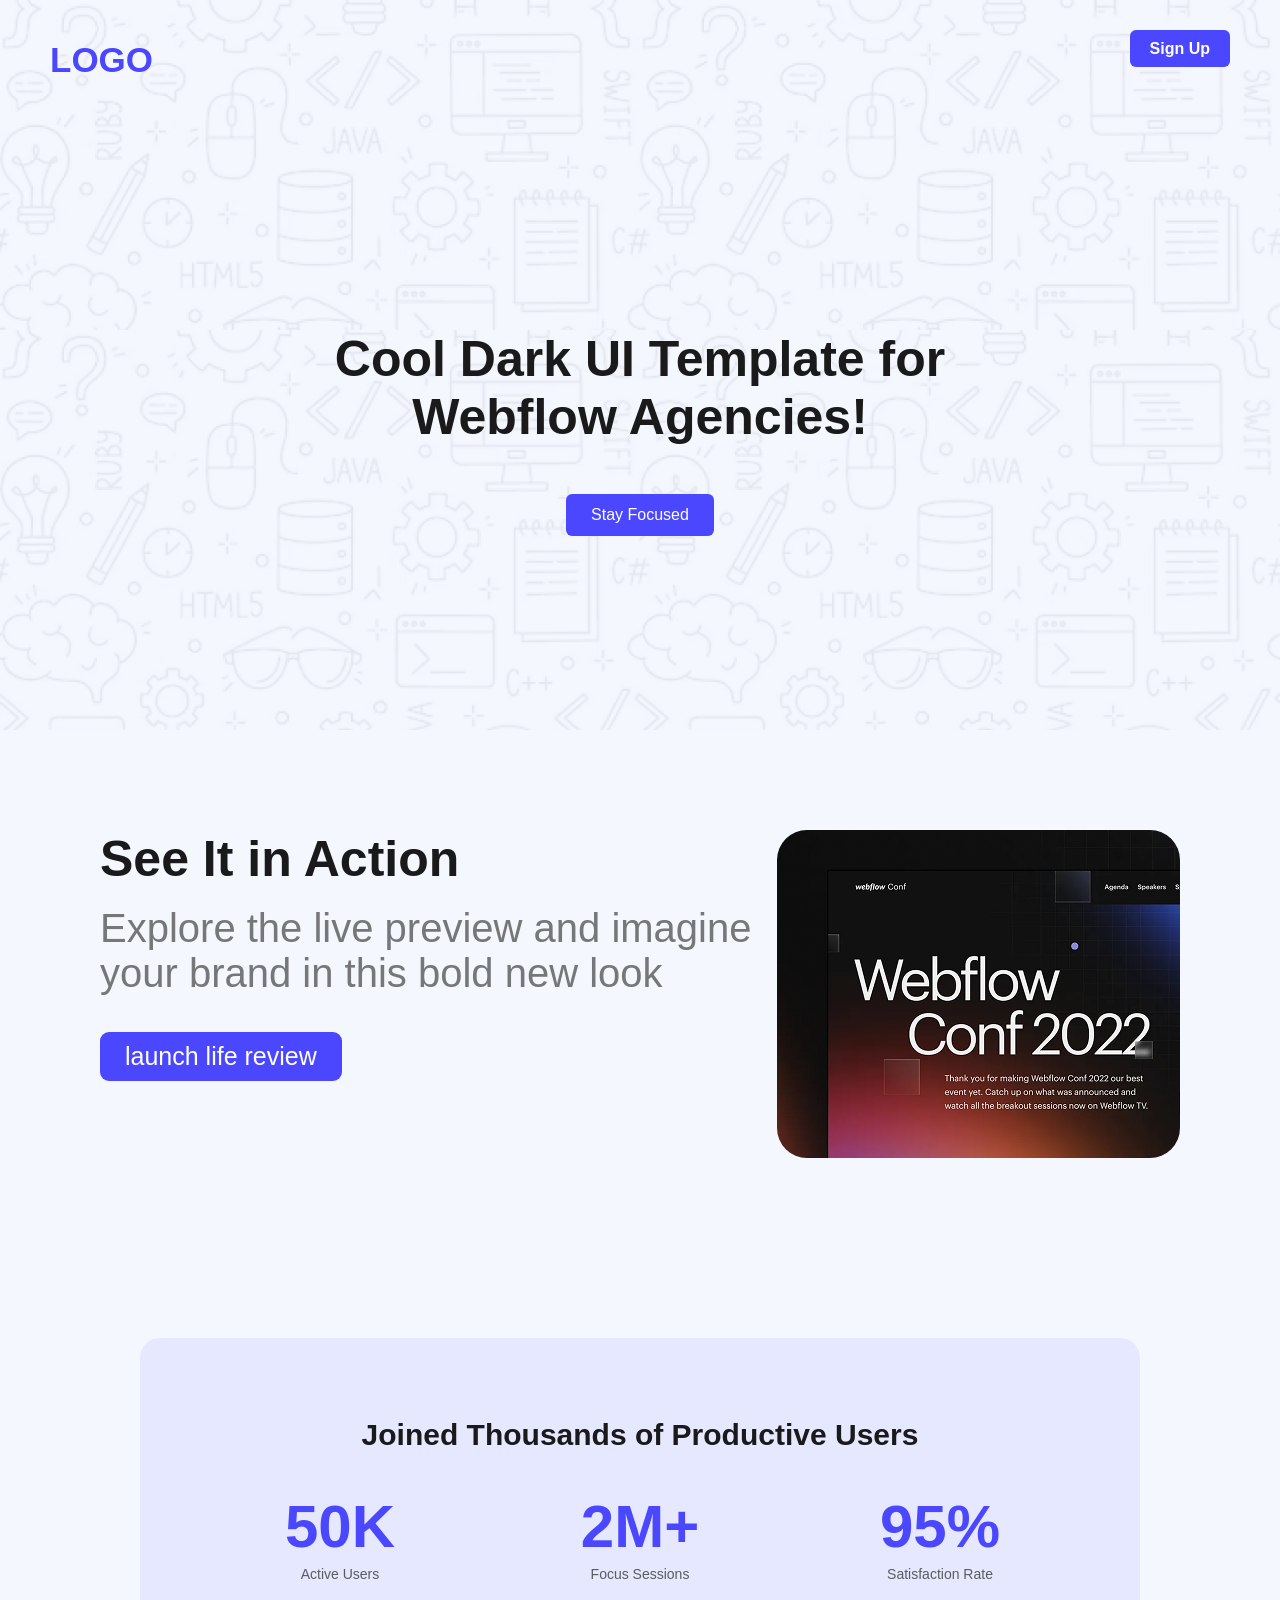
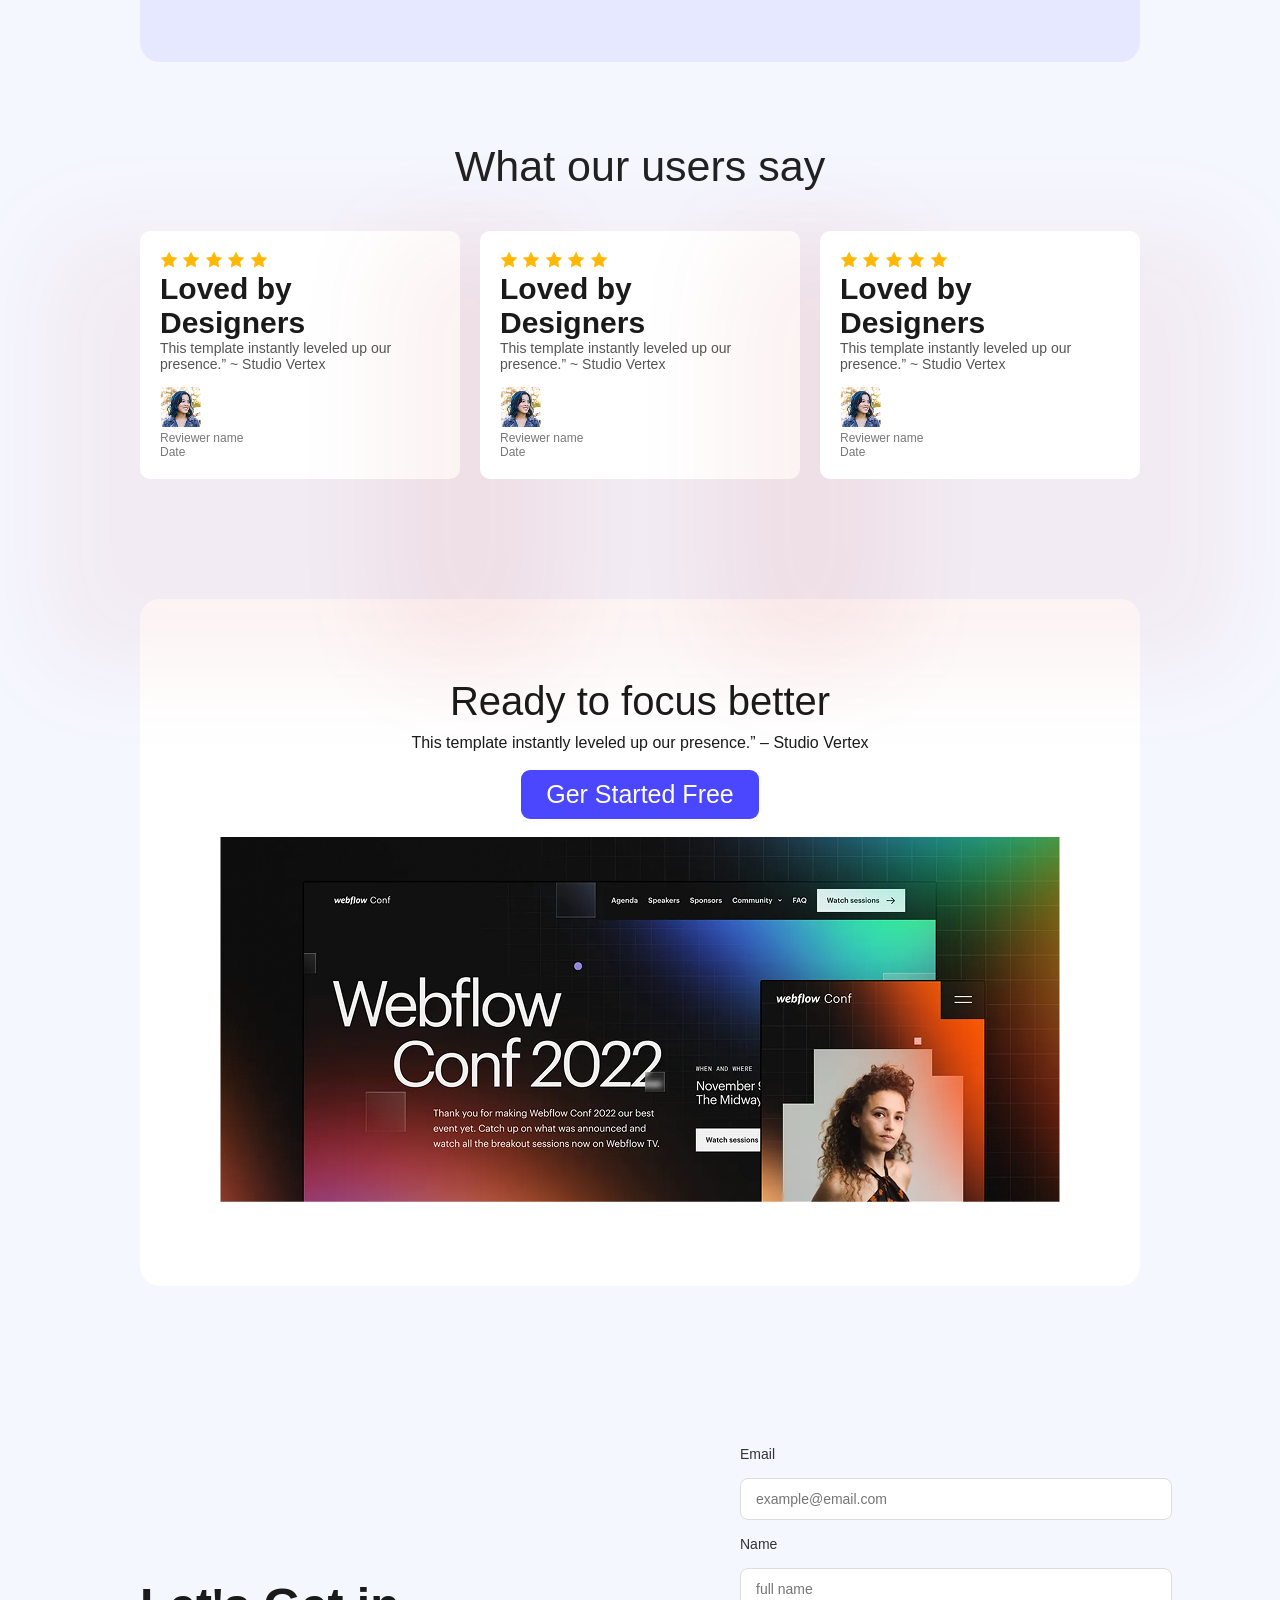
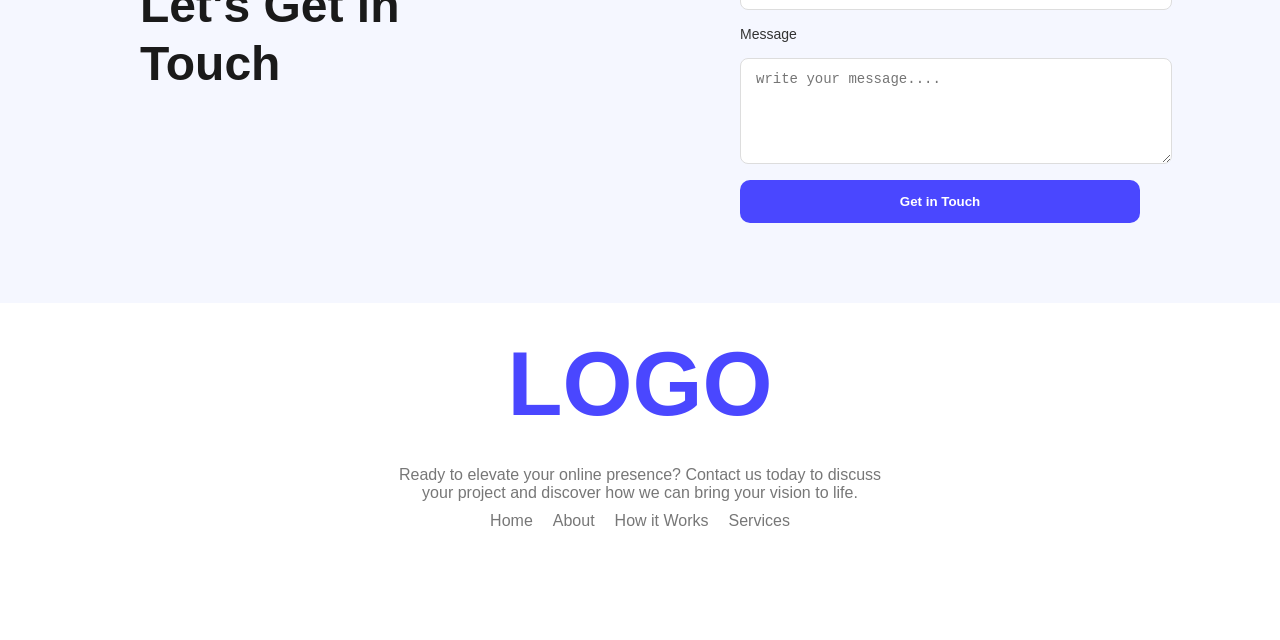
<file: index.html>
<!DOCTYPE html>
<html lang="en">
<head>
    <meta charset="UTF-8">
    <meta name="viewport" content="width=device-width, initial-scale=1.0">
    <title>my first assingment</title>
<link rel="stylesheet" href="style.css" />
</head>

<body>
    <header>
<!-- Navigation Bar -->
  <nav class="navbar">
    <div class="logo"><b>LOGO</b></div>
    <div class="nav-links">
      <a href="#" class="btn">Sign Up</a>
    </div>
  </nav>
  <!-- Banner Section -->
    </header>
  <body>
  <div class="banner">
    <h1>Cool Dark UI Template for
         <br>
        Webflow Agencies!
</h1>
    <br>
    <button class="cta-btn">Stay Focused</button>
  </div>
 <!-- action Section -->
<div class="action">
      <div> <b>See It in Action</b><br><br>
        <p style="color: #777;">Explore the live preview and imagine your brand in this bold new look</p>
        <br><br>
      <button class="action-btn">launch life review </button>
        </div>
        <img src="wc-mini.png" alt="Image" style="border-radius: 30px;">
</div>
<!-- Stats Section -->
  <section class="stats-section">
    <h2>Joined Thousands of Productive Users</h2>
    <div class="stats-container">
      <div class="stat-box">
        <h3>50K</h3>
        <p>Active Users</p>
      </div>
      <div class="stat-box">
        <h3>2M+</h3>
        <p>Focus Sessions</p>
      </div>
      <div class="stat-box">
        <h3>95%</h3>
        <p>Satisfaction Rate</p>
      </div>
    </div>
  </section>
 <!-- reviwe Section -->
  <p class="reviewtop">What our users say</p>
  <div class="review-container">
    <!-- Review Card 1 -->
    <div class="review-card">
      <div>
      <img src="icon-star.png" alt="icon-star">
      <img src="icon-star.png" alt="icon-star">
      <img src="icon-star.png" alt="icon-star">
      <img src="icon-star.png" alt="icon-star">
      <img src="icon-star.png" alt="icon-star">
      </div>
      <div class="review-title">Loved by Designers</div>
      <div class="review-text">This template instantly leveled up our presence.” ~ Studio Vertex</div>
      <div class="reviewer">
        <img src="avatar.png" alt="Reviewer photo">
        <div class="reviewer-info">
          Reviewer name<br>
          Date
        </div>
      </div>
    </div>
    <!-- Review Card 2 -->
    <div class="review-card">
      <div>
        <img src="icon-star.png" alt="icon-star">
        <img src="icon-star.png" alt="icon-star">
        <img src="icon-star.png" alt="icon-star">
        <img src="icon-star.png" alt="icon-star">
        <img src="icon-star.png" alt="icon-star">
      </div>
      <div class="review-title">Loved by Designers</div>
      <div class="review-text">This template instantly leveled up our presence.” ~ Studio Vertex
      </div>
      <div class="reviewer">
        <img src="avatar.png" alt="Reviewer photo">
        <div class="reviewer-info">
          Reviewer name<br>
          Date
        </div>
      </div>
    </div>
    <!-- Review Card 3 -->
    <div class="review-card">
      <div>
        <img src="icon-star.png" alt="icon-star">
        <img src="icon-star.png" alt="icon-star">
        <img src="icon-star.png" alt="icon-star">
        <img src="icon-star.png" alt="icon-star">
        <img src="icon-star.png" alt="icon-star">
      </div>
      <div class="review-title">Loved by Designers</div>
      <div class="review-text">This template instantly leveled up our presence.” ~ Studio Vertex</div>
      <div class="reviewer">
        <img src="avatar.png" alt="Reviewer photo">
        <div class="reviewer-info">
          Reviewer name<br>
          Date
        </div>
      </div>
    </div>
  </div>
 <!-- focus Section -->
<div class="focus">
<p style="font-size: 40px;">
  Ready to focus better
</p>
<p style="padding-top: 10px;">
 This template instantly leveled up our presence.” – Studio Vertex
</p>
<br>
<button class="action-btn">Ger Started Free</button>
<br><br>
<img src="wc-big.png" alt="Image">
</div>
  <!-- Contact Section -->
  <section class="contact-section">
    <div class="contact-container">
      <!-- Left Side Text -->
      <div class="contact-text">
        <h1>Let's Get in<br>Touch</h1>
      </div>
      <!-- Right Side Form -->
      <form class="contact-form">
        <label for="email">Email</label>
        <input type="email" id="email" placeholder="example@email.com" required>
        <label for="name">Name</label>
        <input type="text" id="name" placeholder="full name" required>
        <label for="message">Message</label>
        <textarea id="message" rows="5" placeholder="write your message...." required></textarea>
        <button type="submit">Get in Touch</button>
      </form>
    </div>
  </section>
    </body>
    <footer>
        <p class="f-logo"><b>LOGO</b></p>
        <p class="description">
            Ready to elevate your online presence? Contact us today to discuss <br>  your project and discover how we can bring your vision to life.
        </p>
        <ul style="text-decoration: none;">
            <li><a href="#">Home</a></li>
            <li><a href="#">About</a></li>
            <li><a href="#">How it Works</a></li>
            <li><a href="#">Services</a></li>
        </ul>
    </footer>
</body>
</html>
</file>
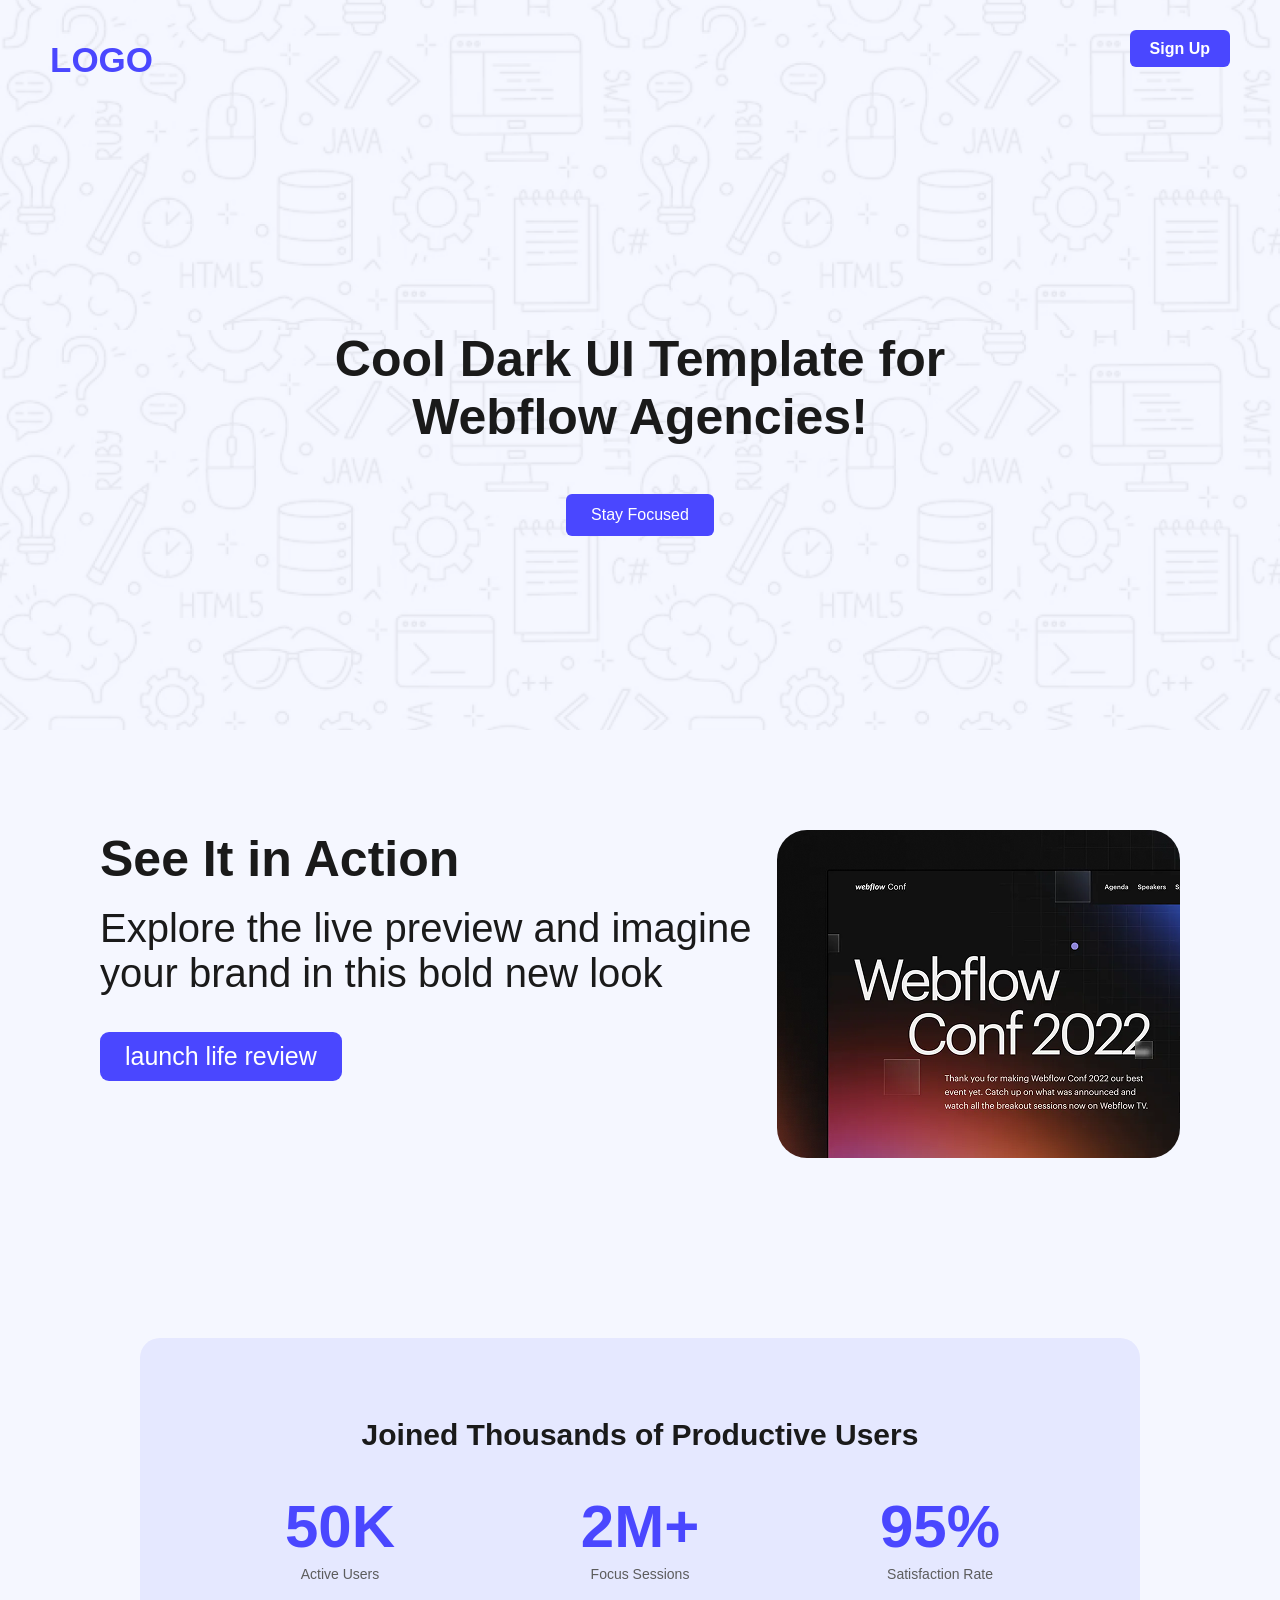
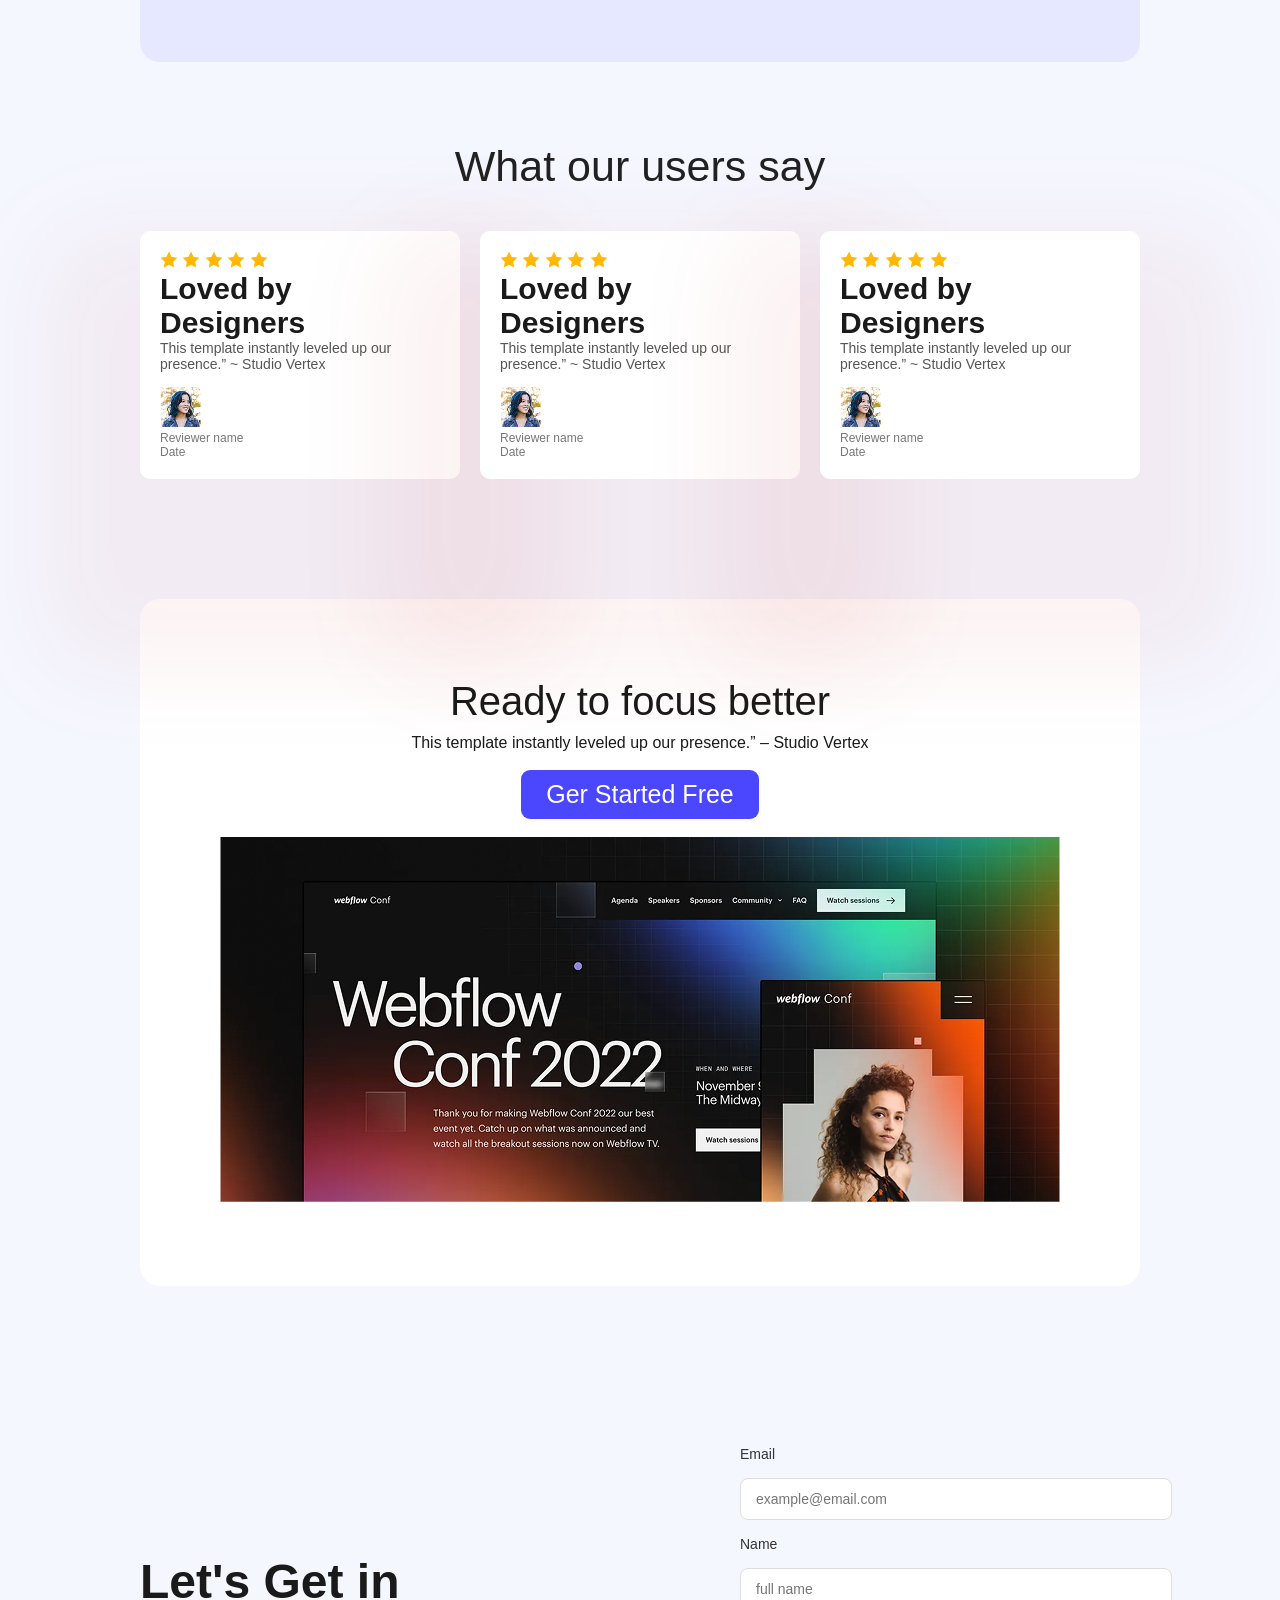
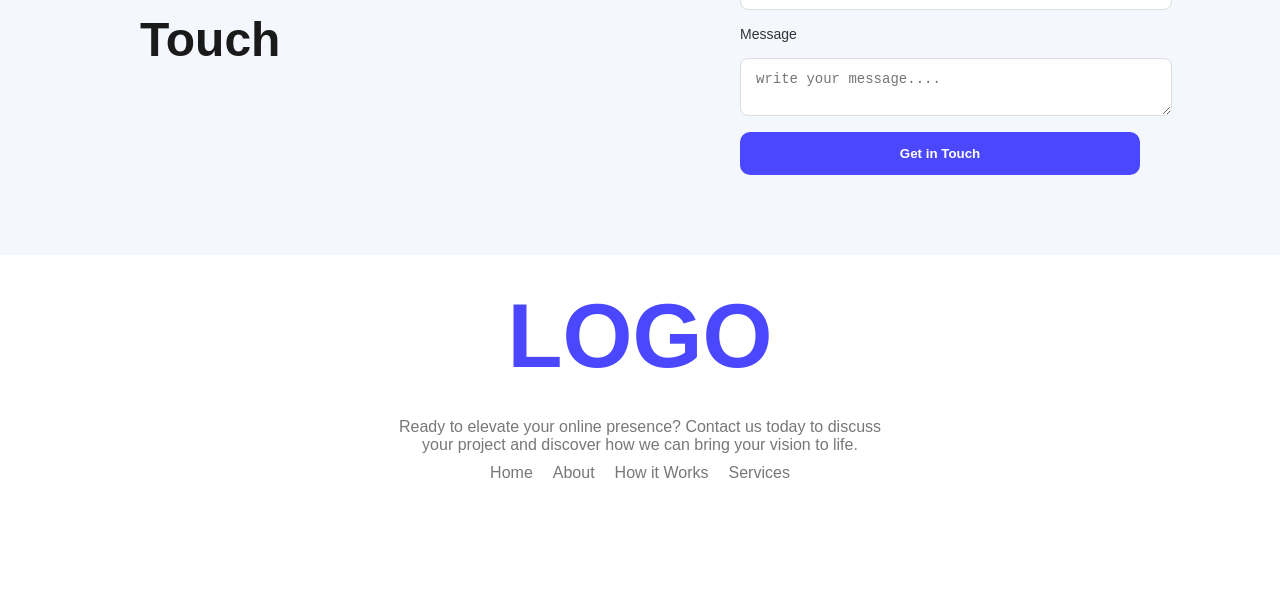
<file: assingment.html>
<!DOCTYPE html>
<html lang="en">
<head>
    <meta charset="UTF-8">
    <meta name="viewport" content="width=device-width, initial-scale=1.0">
    <title>my first assingment</title>

<link rel="stylesheet" href="style.css" />




</head>




<body>




    <header>


<!-- Navigation Bar -->

  <nav class="navbar">

    <div class="logo"><b>LOGO</b></div>


    <div class="nav-links">
      <a href="#" class="btn">Sign Up</a>
    </div>



  </nav>



  <!-- Banner Section -->



    </header>

  <body>


  <div class="banner">


    <h1>Cool Dark UI Template for
         <br>

        Webflow Agencies!

</h1>

    <br>

    <button class="cta-btn">Stay Focused</button>

  </div>


 <!-- action Section -->


<div class="action">






      <div> <b>See It in Action</b><br><br>

        <p>Explore the live preview and imagine your brand in this bold new look</p>


        <br><br>

      <button class="action-btn">launch life review </button>

        </div>



        <img src="wc-mini.png" alt="Image" style="border-radius: 30px;">


</div>



<!-- Stats Section -->


  <section class="stats-section">


    <h2>Joined Thousands of Productive Users</h2>

    <div class="stats-container">

      <div class="stat-box">

        <h3>50K</h3>

        <p>Active Users</p>

      </div>




      <div class="stat-box">



        <h3>2M+</h3>

        <p>Focus Sessions</p>


      </div>





      <div class="stat-box">
        <h3>95%</h3>
        <p>Satisfaction Rate</p>


      </div>



    </div>


  </section>





 <!-- reviwe Section -->




  <p class="reviewtop">What our users say</p>

  <div class="review-container">


    <!-- Review Card 1 -->

    <div class="review-card">

      <div>

      <img src="icon-star.png" alt="icon-star">
      <img src="icon-star.png" alt="icon-star">
      <img src="icon-star.png" alt="icon-star">
      <img src="icon-star.png" alt="icon-star">
      <img src="icon-star.png" alt="icon-star">

      </div>



      <div class="review-title">Loved by Designers</div>

      <div class="review-text">This template instantly leveled up our presence.” ~ Studio Vertex</div>



      <div class="reviewer">

        <img src="avatar.png" alt="Reviewer photo">

        <div class="reviewer-info">

          Reviewer name<br>
          Date
        </div>
      </div>
    </div>







    <!-- Review Card 2 -->



    <div class="review-card">

      <div>
        <img src="icon-star.png" alt="icon-star">
        <img src="icon-star.png" alt="icon-star">
        <img src="icon-star.png" alt="icon-star">
        <img src="icon-star.png" alt="icon-star">
        <img src="icon-star.png" alt="icon-star">

      </div>

      <div class="review-title">Loved by Designers</div>


      <div class="review-text">This template instantly leveled up our presence.” ~ Studio Vertex

      </div>


      <div class="reviewer">

        <img src="avatar.png" alt="Reviewer photo">

        <div class="reviewer-info">
          Reviewer name<br>
          Date
        </div>

      </div>

    </div>




    <!-- Review Card 3 -->
    <div class="review-card">

      <div>
        <img src="icon-star.png" alt="icon-star">
        <img src="icon-star.png" alt="icon-star">
        <img src="icon-star.png" alt="icon-star">
        <img src="icon-star.png" alt="icon-star">
        <img src="icon-star.png" alt="icon-star">

      </div>

      <div class="review-title">Loved by Designers</div>

      <div class="review-text">This template instantly leveled up our presence.” ~ Studio Vertex</div>


      <div class="reviewer">

        <img src="avatar.png" alt="Reviewer photo">

        <div class="reviewer-info">
          Reviewer name<br>
          Date
        </div>

      </div>

    </div>

  </div>





 <!-- focus Section -->


<div class="focus">

<p style="font-size: 40px;">
  Ready to focus better
</p>

<p style="padding-top: 10px;">
 This template instantly leveled up our presence.” – Studio Vertex
</p>
<br>
<button class="action-btn">Ger Started Free</button>

<br><br>


<img src="wc-big.png" alt="Image">



</div>












  <!-- Contact Section -->




  <section class="contact-section">



    <div class="contact-container">



      <!-- Left Side Text -->


      <div class="contact-text">


        <h1>Let's Get in<br>Touch</h1>
      </div>


      <!-- Right Side Form -->


      <form class="contact-form">

        <label for="email">Email</label>

        <input type="email" id="email" placeholder="example@email.com" required>

        <label for="name">Name</label>

        <input type="text" id="name" placeholder="full name" required>

        <label for="message">Message</label>

        <textarea id="message" placeholder="write your message...." required></textarea>

        <button type="submit">Get in Touch</button>

      </form>

    </div>
  </section>













    </body>




    <footer>

        <p class="f-logo"><b>LOGO</b></p>
        <p class="description">
            Ready to elevate your online presence? Contact us today to discuss <br>  your project and discover how we can bring your vision to life.
        </p>





        <ul style="text-decoration: none;">

            <li><a href="#">Home</a></li>
            <li><a href="#">About</a></li>
            <li><a href="#">How it Works</a></li>
            <li><a href="#">Services</a></li>









        </ul>






    </footer>






</body>
</html>
</file>
<file: style.css>
* {
    margin: 0;
    padding: 0;
}

.navbar {
    display: flex;
    justify-content: space-between;
    padding: 40px 50px;
}

.logo {
    font-size: 35px;
    color: #4a47ff;
}

.nav-links .btn {
    padding: 10px 20px;
    background-color: #4a47ff;
    color: white;
    border: none;
    border-radius: 6px;
    text-decoration: none;
    font-weight: bold;
}

.nav-links .btn:hover {
  background-color: #b5cc34;
}

body {
  margin: 0;
  padding: 0;
  font-family: 'Segoe UI', Tahoma, Geneva, Verdana, sans-serif;
  background-color: #f5f7ff;
  color: #1a1a1a;
}

/* Banner Section */
.banner {
    text-align: center;
    padding-bottom: 150px;
}

.banner h1 {
    font-size: 50px;
    color: #1a1a1a;
    margin-bottom: 30px;
}

.cta-btn {
    padding: 12px 25px;
    background-color: #4a47ff;
    color: white;
    border: none;
    border-radius: 6px;
    font-size: 16px;
    cursor: pointer;
}

.cta-btn:hover {
    background-color:  #b5cc34;
}

.banner,.navbar{

    background-image: url(Hero-bg.png);
    background-repeat: no-repeat;
    background-size: cover;
    height: 250px;
}


.action{
    display: flex;
    padding: 100px;
    justify-content: space-between;
}

.action-btn{

    padding: 10px 25px;
    background-color: #4a47ff;
    color: white;
    border: none;
    border-radius: 9px;
    font-size: 25px;
    cursor: pointer;
}

.action-btn:hover{
    background-color:  #b5cc34;
}

.action b{

    font-size: 50px;
}

.action p{

    font-size: 40px;
}

/* Stats Section */
.stats-section {
  background-color: #e5e8ff;
  border-radius: 20px;
  padding: 80px 50px;
  max-width: 900px;
  margin: 80px auto;
  text-align: center;
}

.stats-section h2 {
  font-size: 30px;
  font-weight: 600;
  margin-bottom: 40px;
  color: #1a1a1a;
}

.stats-container {
  display: flex;
  justify-content: space-around;

}

.stat-box {
  flex: 1;
  min-width: 150px;
}

.stat-box h3 {
  font-size: 60px;
  color: #4a47ff;
  margin-bottom: 5px;
}

.stat-box p {
  font-size: 14px;
  color: #5c5c5c;
}

.reviewtop{
    margin-top: 40px;
    font-size: 43px;
    color: #222;
    text-align: center;
}

.review-container {
  display: flex;
  justify-content: center;
  gap: 20px;
  padding: 40px;

}

.review-card {
  background-color: white;
  border-radius: 10px;
  padding: 20px;
  width: 280px;
  box-shadow: 0 94px 102px 100px rgba(191, 17, 17, 0.05);
  text-align: left;
}

.review-text {
  font-size: 14px;
  color: #555;
  margin-bottom: 15px;
}

.reviewer-info {
  font-size: 12px;
  color: #777;
}

.review-title{
  font-size: 30px;
  font-weight: bold;
}


.focus{
  background-color: #FFFFFF;
  border-radius: 20px;
  padding: 80px 50px;
  max-width: 900px;
  margin: 80px auto;
  text-align: center;
}

.contact-section {
  padding: 80px 20px;
}

.contact-container {
  display: flex;
  max-width: 1000px;
  margin: auto;
  background-color: #f5f7ff;
  align-items: center;
  justify-content: space-between;
  flex-wrap: wrap;
}

/* Left Text */
.contact-text h1 {
  font-size: 48px;
  font-weight: bold;
  line-height: 1.2;
}

/* Form Styling */
.contact-form {
  flex: 1;
  min-width: 300px;
  max-width: 400px;
  display: flex;
  flex-direction: column;
  gap: 16px;
}

.contact-form label {
  font-size: 14px;
  font-weight: 500;
  color: #333;
}

.contact-form input,
.contact-form textarea {
  padding: 12px 15px;
  border-radius: 8px;
  border: 1px solid #ddd;
  font-size: 14px;
  width: 100%;
}

.contact-form input:focus,
.contact-form textarea:focus {
  border-color: #4a47ff;
}

/* Submit Button */
.contact-form button {
  padding: 14px;
  background-color: #4a47ff;
  color: white;
  font-weight: bold;
  border-radius: 10px;
  border: none;
}

.contact-form button:hover{
  background-color:  #b5cc34;
}

footer{
    background-color: #FFFFFF;
    align-items: center;
    text-align: center;
    padding-bottom: 100px;
}


    .footer-list{
    display: flex;
    text-align: center;
    }

footer ul{

    display: flex;
    justify-content: center;
}


footer li{
    list-style: none;
    margin: 10px;
    color: #777;
}

.f-logo{
    font-size: 90px;
    color: #4a47ff;
    padding: 30px;
}


.description{
    font-size: medium;
    color: #777;
}


footer li a {
    text-decoration: none;
    color: #777;
}
</file>
